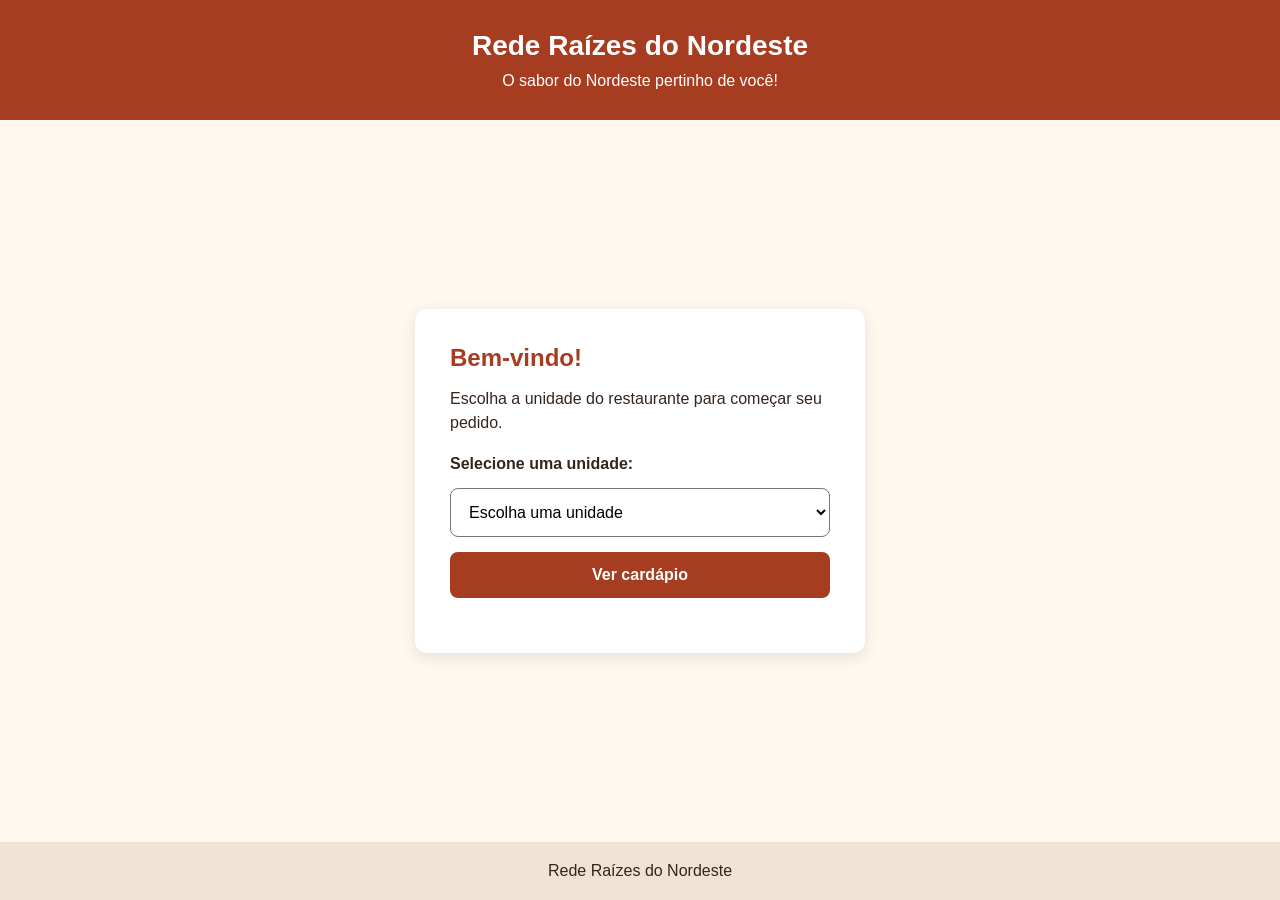
<file: index.html>
<!DOCTYPE html>
<html lang="pt-BR">
<head>
  <meta charset="UTF-8">
  <meta name="viewport" content="width=device-width, initial-scale=1.0">

  <title>Rede Raízes do Nordeste</title>

  <link rel="stylesheet" href="css/style.css">
  <script src="js/script.js" defer></script>
</head>


<body>
  <a href="#conteudo-principal" class="pular-conteudo">
    Pular para o conteúdo principal
  </a>

  <header class="cabecalho">

    <h1>Rede Raízes do Nordeste</h1>
    <p>O sabor do Nordeste pertinho de você!</p>
  </header>

  
<main id="conteudo-principal" class="conteudo" tabindex="-1">

    <section class="selecao-unidade">
      <h2>Bem-vindo!</h2>

      <p>
        Escolha a unidade do restaurante
        para começar seu pedido.
      </p>

      <form id="form-unidade">
        <label for="unidade">
          Selecione uma unidade:
        </label>

        <select id="unidade" name="unidade" required>
          <option value="">Escolha uma unidade</option>
          <option value="centro">Unidade Centro</option>
          <option value="shopping">Unidade Shopping</option>
          <option value="bairro">Unidade Bairro</option>
        </select>

        <button type="submit">
          Ver cardápio
        </button>
      </form>

      <p id="mensagem" role="status" aria-live="polite"></p>
    </section>
  </main>

  <footer class="rodape">
    <p>Rede Raízes do Nordeste</p>
  </footer>
</body>
</html>
</file>
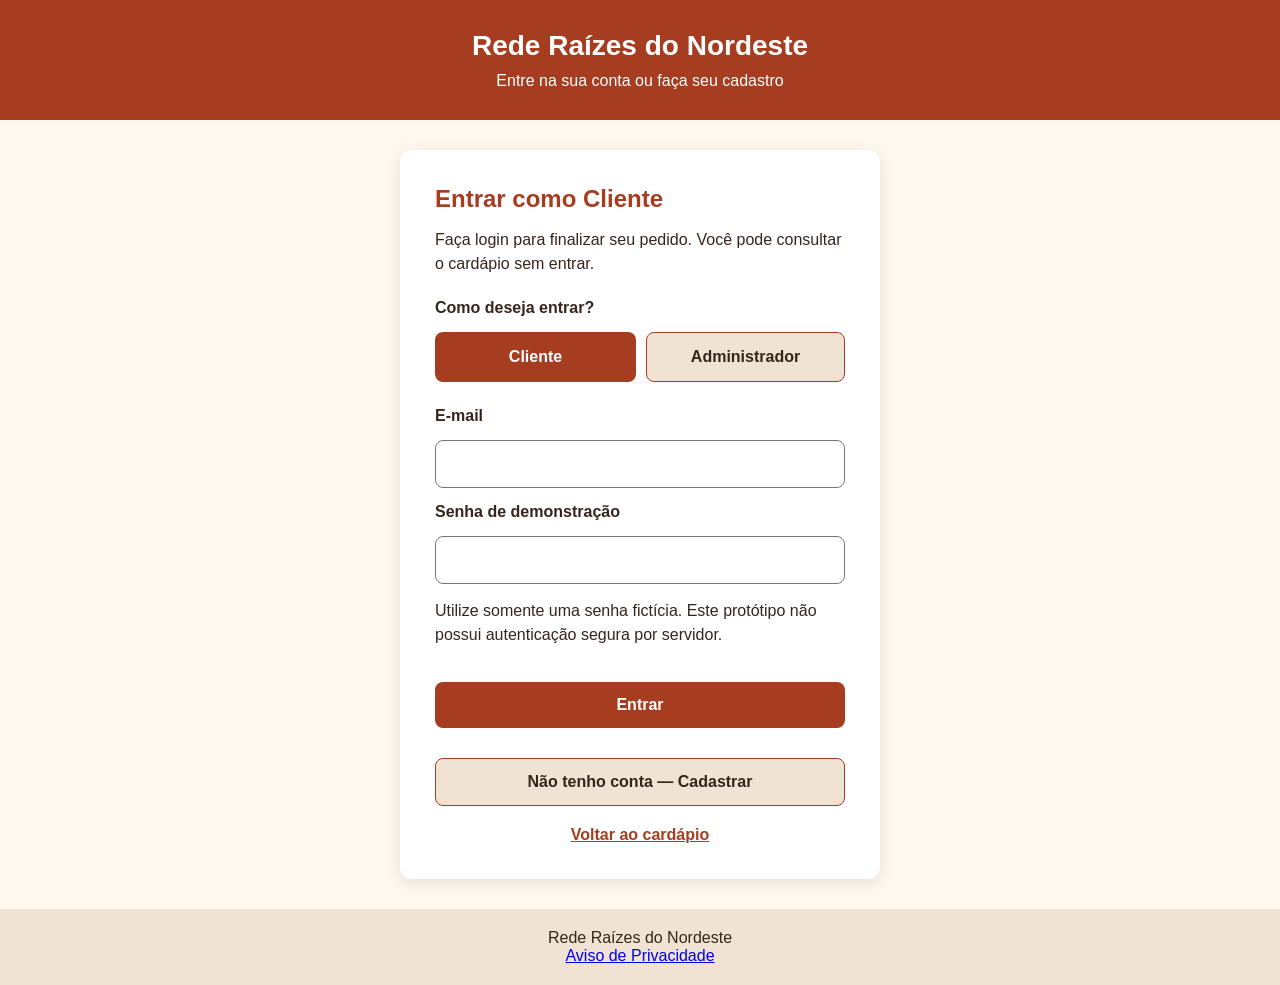
<file: admin.html>
<!DOCTYPE html>
<html lang="pt-BR">
<head>
  <meta charset="UTF-8">
  <meta name="viewport" content="width=device-width, initial-scale=1.0">

  <title>Administração - Rede Raízes do Nordeste</title>

  <link rel="stylesheet" href="css/style.css">

  <script src="js/produtos.js" defer></script>
  
<script src="js/permissoes.js" defer></script>
<script src="js/admin.js" defer></script>

</head>


<body>
  <a href="#conteudo-principal" class="pular-conteudo">
    Pular para o conteúdo principal
  </a>

  <header class="cabecalho">

    <h1>Rede Raízes do Nordeste</h1>
    <p>Painel Administrativo — Demonstração</p>
  </header>

  
<main
  id="conteudo-principal"
  class="conteudo-cardapio"
  tabindex="-1"
>

    <section class="topo-cardapio">
      <div>
        <h2>Gerenciamento do Restaurante</h2>
        <p>Área administrativa simulada</p>
      </div>

      
<div class="acoes-admin">
  <a href="cardapio.html" class="botao-voltar">
    Voltar ao cardápio
  </a>

  <button type="button" id="sair-admin"
    class="botao-secundario">
    Sair da administração
  </button>
</div>

    </section>

    <nav class="menu-admin" aria-label="Áreas administrativas">
      <a href="#produtos-admin">Produtos</a>
      <a href="#pedidos-admin">Pedidos</a>
      <a href="#promocoes-admin">Promoções</a>
      <a href="#relatorios-admin">Relatórios</a>
    </nav>

    
<p
  id="mensagem-admin"
  role="status"
  aria-live="polite"
  aria-atomic="true"
></p>


    <section id="produtos-admin" class="resumo-carrinho">
      <h2>Gerenciar Produtos</h2>

      <form id="form-produto">
        <input type="hidden" id="produto-id">

        <label for="produto-nome">Nome do produto</label>
        <input id="produto-nome" required maxlength="100">

        <label for="produto-descricao">Descrição</label>
        <textarea id="produto-descricao" required></textarea>

        <label for="produto-categoria">Categoria</label>
        <input id="produto-categoria" required>

        <h3>Preços por unidade</h3>

        <label for="preco-centro">Centro (R$)</label>
        <input id="preco-centro" type="number" min="0.01"
          step="0.01" required>

        <label for="preco-shopping">Shopping (R$)</label>
        <input id="preco-shopping" type="number" min="0.01"
          step="0.01" required>

        <label for="preco-bairro">Bairro (R$)</label>
        <input id="preco-bairro" type="number" min="0.01"
          step="0.01" required>


        <fieldset class="grupo-disponibilidade">
          <legend>Disponibilidade</legend>

          <label class="admin-checkbox">
            <input type="checkbox" id="disponivel-centro" checked>
            Disponível no Centro
          </label>

          <label class="admin-checkbox">
            <input type="checkbox" id="disponivel-shopping" checked>
            Disponível no Shopping
          </label>

          <label class="admin-checkbox">
            <input type="checkbox" id="disponivel-bairro" checked>
            Disponível no Bairro
          </label>
        </fieldset>


        <button type="submit">Salvar produto</button>
        <button type="button" id="limpar-produto"
          class="botao-secundario">
          Limpar formulário
        </button>
      </form>

      <h3>Produtos cadastrados</h3>
      <div id="lista-produtos-admin"></div>
    </section>

    <section id="pedidos-admin" class="resumo-carrinho">
      <h2>Gerenciar Pedidos</h2>
      <div id="lista-pedidos-admin"></div>
    </section>

    <section id="promocoes-admin" class="resumo-carrinho">
      <h2>Gerenciar Promoções</h2>

      <form id="form-promocao">
        <label for="promocao-nome">Nome da promoção</label>
        <input id="promocao-nome" required>

        <label for="promocao-descricao">Descrição</label>
        <textarea id="promocao-descricao" required></textarea>

        <label for="promocao-unidade">Unidade</label>
        <select id="promocao-unidade" required>
          <option value="centro">Centro</option>
          <option value="shopping">Shopping</option>
          <option value="bairro">Bairro</option>
        </select>

        <button type="submit">Cadastrar promoção</button>
      </form>

      <div id="lista-promocoes-admin"></div>
    </section>

    <section id="relatorios-admin" class="resumo-carrinho">
      <h2>Relatórios de Vendas</h2>

      <div id="indicadores-admin" class="indicadores-admin"></div>

      <h3>Produtos mais vendidos</h3>
      <div id="ranking-produtos"></div>

      <h3>Vendas por unidade</h3>
      <div id="vendas-unidade"></div>
    </section>
  </main>

  <footer class="rodape">
    <p>Rede Raízes do Nordeste</p>
  </footer>
</body>
</html>
</file>
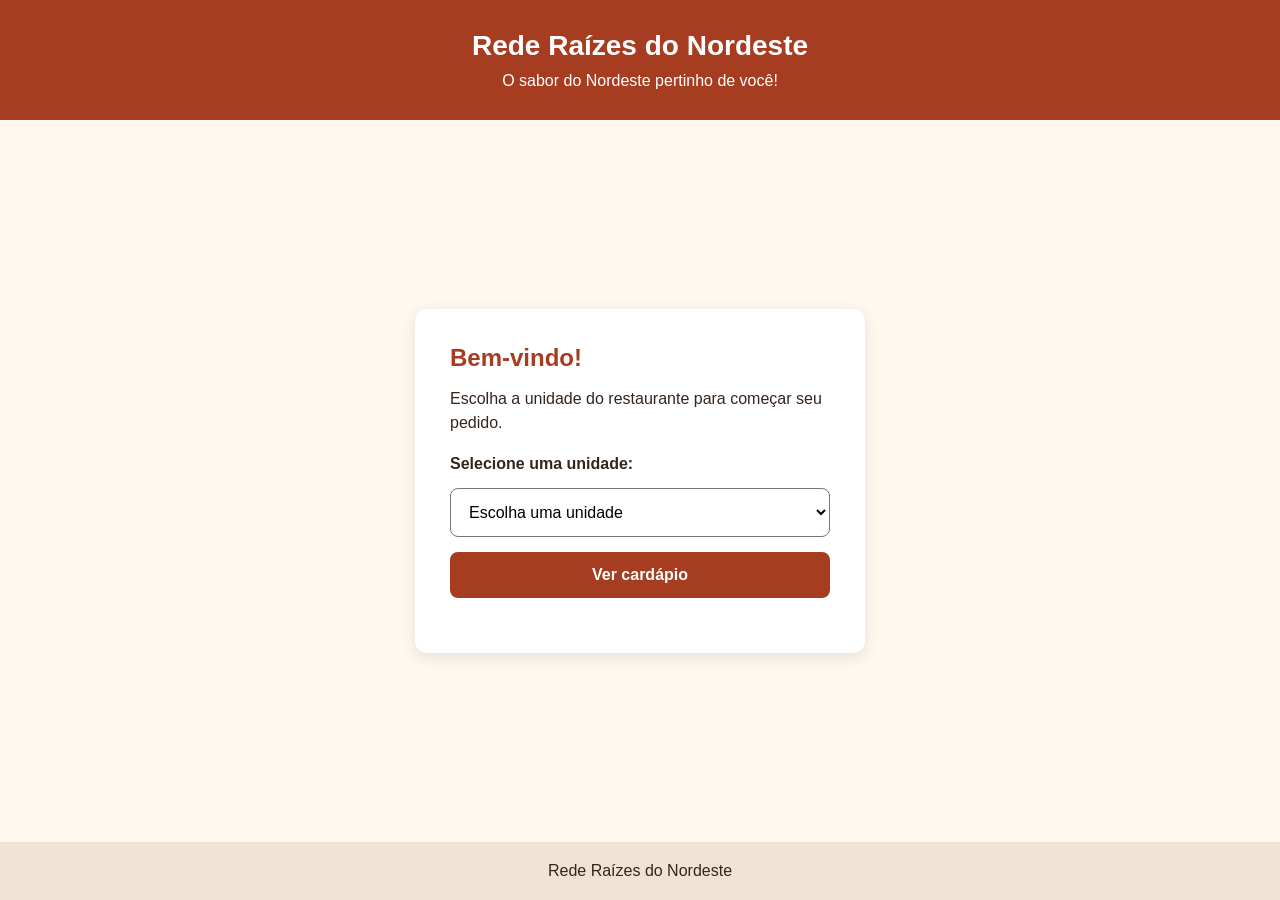
<file: cardapio.html>
<!DOCTYPE html>
<html lang="pt-BR">
<head>
  <meta charset="UTF-8">
  <meta name="viewport" content="width=device-width, initial-scale=1.0">

  <title>Cardápio - Rede Raízes do Nordeste</title>

  <link rel="stylesheet" href="css/style.css">
  
<script src="js/produtos.js" defer></script>
<script src="js/cardapio.js" defer></script>

</head>


<body>
  <a href="#conteudo-principal" class="pular-conteudo">
    Pular para o conteúdo principal
  </a>

  <header class="cabecalho">

    <h1>Rede Raízes do Nordeste</h1>
    <p>O sabor do Nordeste pertinho de você!</p>
  </header>

  
<main
  id="conteudo-principal"
  class="conteudo-cardapio"
  tabindex="-1"
>

    <section class="topo-cardapio">
      <div>
        <h2>Nosso Cardápio</h2>
        <p id="unidade-atual"></p>
      </div>


      <nav class="navegacao-cardapio" aria-label="Navegação do cliente">
        <a href="index.html" class="botao-voltar">
          Trocar unidade
        </a>



<a href="carrinho.html" class="botao-voltar">
  Ver carrinho
</a>


<a href="pedidos.html" class="botao-voltar">
  Meus pedidos
</a>


<a href="fidelidade.html" class="botao-voltar">
  Meus pontos
</a>

<a href="meus-dados.html" class="botao-voltar">
  Meus dados
</a>





<a href="login.html" class="botao-voltar" id="link-login">
  Entrar / Cadastrar
</a>

<button
  type="button"
  id="botao-sair"
  class="botao-secundario"
  hidden
>

  Sair da conta
</button>
      </nav>



    </section>

    <!-- Promoções ativas da unidade selecionada -->
    <section
      id="secao-promocoes"
      class="secao-promocoes"
      aria-label="Promoções da unidade"
      hidden
    >
      <h2>Promoções da unidade</h2>

      <div
        id="lista-promocoes"
        class="lista-promocoes"
      ></div>
    </section>



    <section aria-labelledby="titulo-produtos">
      <h2 id="titulo-produtos">Produtos do cardápio</h2>

      <p
        id="mensagem-cardapio"
        role="status"
        aria-live="polite"
        aria-atomic="true"
      ></p>


      <div id="lista-produtos" class="grade-produtos">


        <!-- Os produtos serão adicionados pelo JavaScript -->
      </div>
    </section>
  </main>


  <footer class="rodape">
    <p>Rede Raízes do Nordeste</p>

    <p>
      <a href="privacidade.html">
        Aviso de Privacidade
      </a>
    </p>
  </footer>

</body>
</html>
</file>
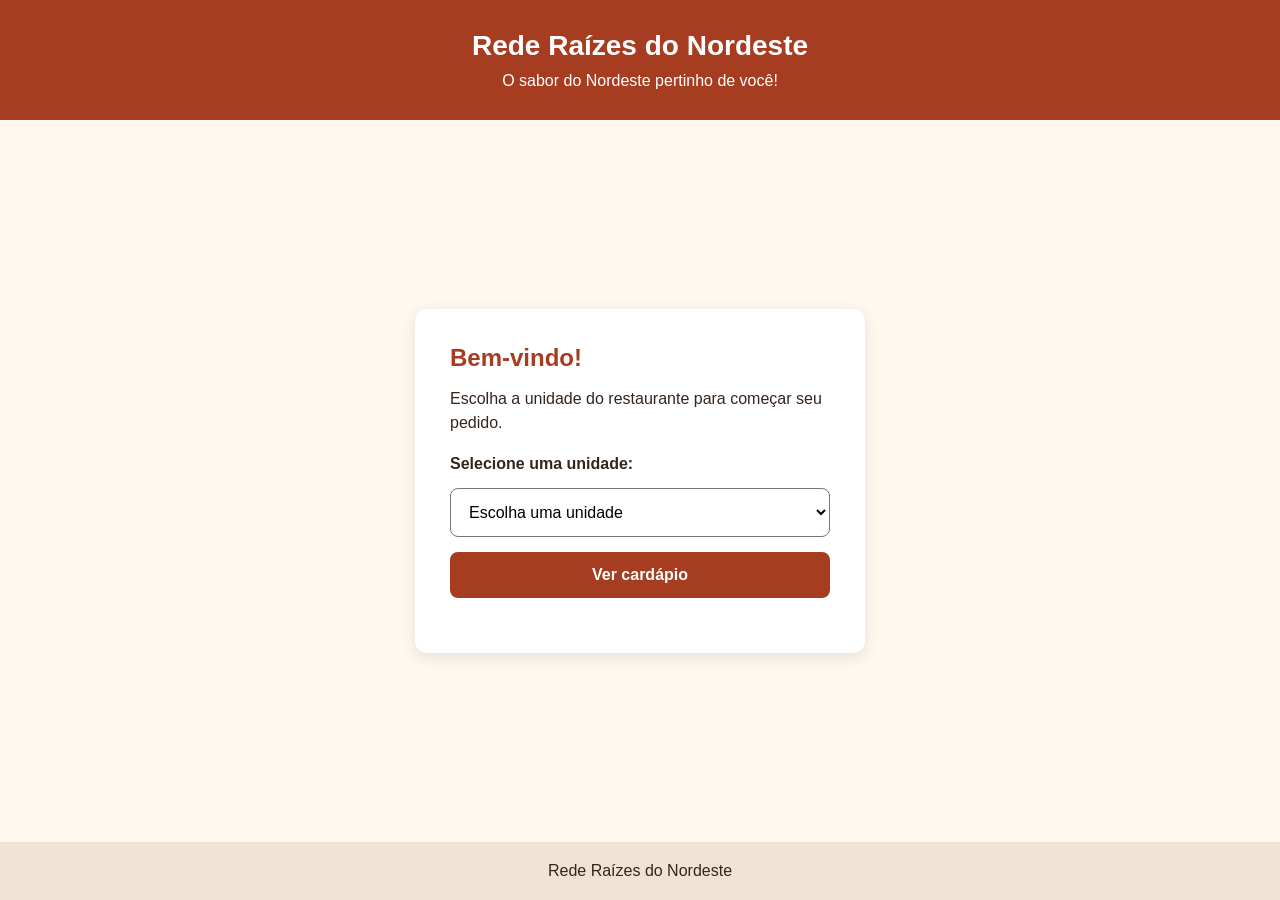
<file: carrinho.html>
<!DOCTYPE html>
<html lang="pt-BR">
<head>
  <meta charset="UTF-8">
  <meta name="viewport" content="width=device-width, initial-scale=1.0">
  <title>Meu Carrinho - Rede Raízes do Nordeste</title>

  <link rel="stylesheet" href="css/style.css">
  

<script src="js/produtos.js" defer></script>
<script src="js/permissoes.js" defer></script>

<script src="js/carrinho.js" defer></script>

</head>


<body>
  <a href="#conteudo-principal" class="pular-conteudo">
    Pular para o conteúdo principal
  </a>

  <header class="cabecalho">

    <h1>Rede Raízes do Nordeste</h1>
    <p>Meu Carrinho</p>
  </header>

  
<main
  id="conteudo-principal"
  class="conteudo-cardapio"
  tabindex="-1"
>

    <section class="topo-cardapio">
      <div>
        <h2>Seu pedido</h2>
        <p id="unidade-carrinho"></p>
      </div>

      <a href="cardapio.html" class="botao-voltar">
        Continuar comprando
      </a>
    </section>

    
<section
  id="itens-carrinho"
  aria-labelledby="titulo-itens-carrinho"
>
 

<h2 id="titulo-itens-carrinho" tabindex="-1">
  Itens do carrinho
</h2>


<div id="lista-itens-carrinho"></div>

</section>


    <section class="resumo-carrinho">
      <h2>Resumo do pedido</h2>
      <p>Total: <strong id="total-carrinho">R$ 0,00</strong></p>

      <button id="finalizar-pedido" type="button">
        Finalizar Pedido
      </button>
      
<p
  id="aviso-carrinho"
  role="status"
  aria-live="polite"
  aria-atomic="true"
></p>

    </section>
  </main>

  <footer class="rodape">
    <p>Rede Raízes do Nordeste</p>
  </footer>
</body>
</html>
</file>
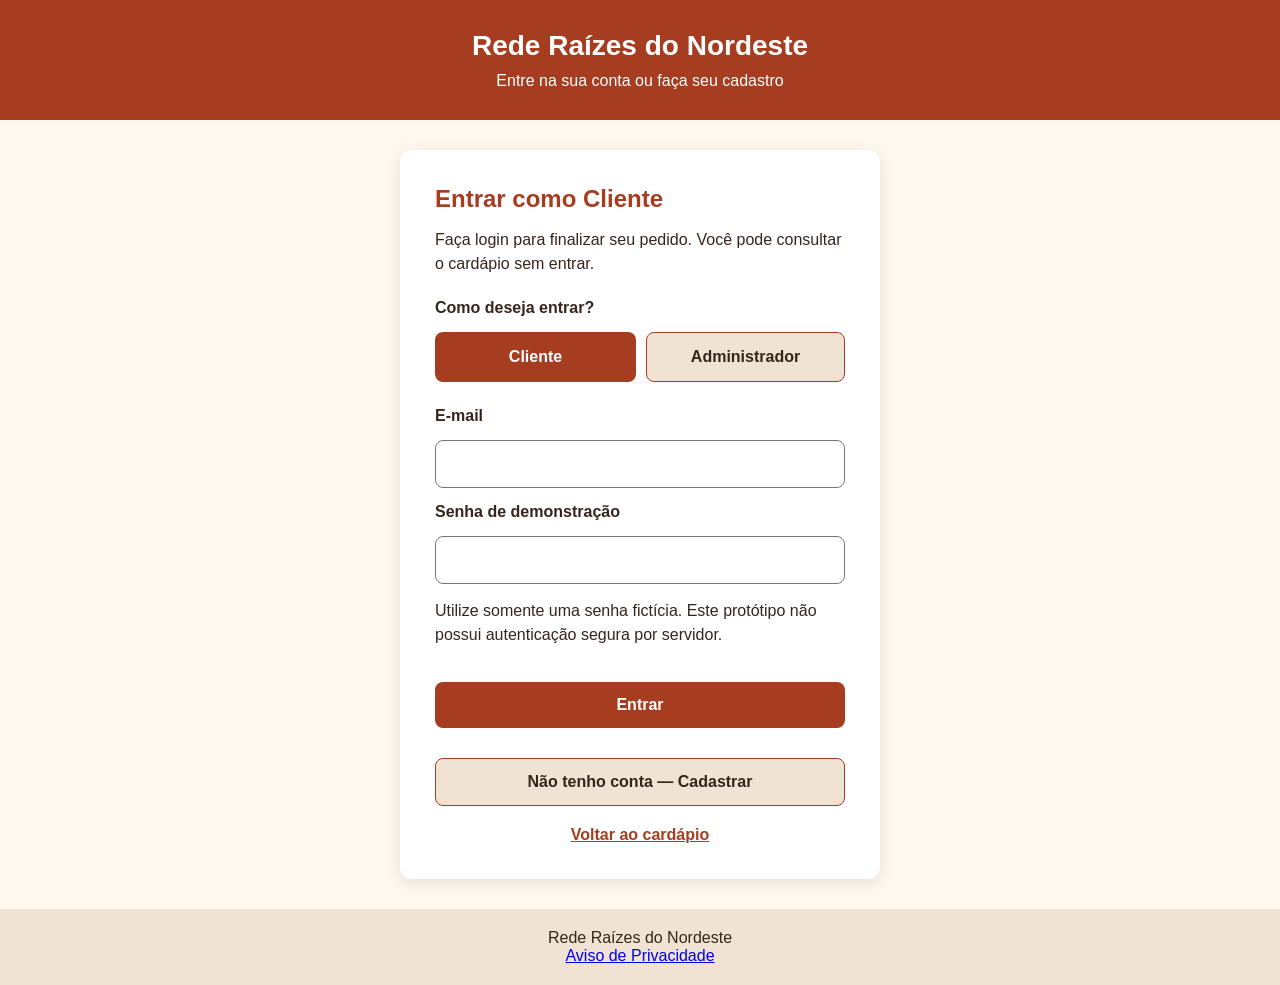
<file: fidelidade.html>
<!DOCTYPE html>
<html lang="pt-BR">
<head>
  <meta charset="UTF-8">
  <meta name="viewport" content="width=device-width, initial-scale=1.0">

  <title>Fidelidade - Rede Raízes do Nordeste</title>

  <link rel="stylesheet" href="css/style.css">

  
<script src="js/permissoes.js" defer></script>
<script src="js/pontos.js" defer></script>

  <script src="js/fidelidade.js" defer></script>
</head>


<body>
  <a href="#conteudo-principal" class="pular-conteudo">
    Pular para o conteúdo principal
  </a>

  <header class="cabecalho">

    <h1>Rede Raízes do Nordeste</h1>
    <p>Programa de Fidelidade</p>
  </header>

  
<main
  id="conteudo-principal"
  class="conteudo-cardapio"
  tabindex="-1"
>

    <section class="topo-cardapio">
      <div>
        <h2>Meus Pontos</h2>
        <p id="cliente-fidelidade"></p>
      </div>

      <a href="cardapio.html" class="botao-voltar">
        Voltar ao cardápio
      </a>
    </section>


    <section
      class="resumo-carrinho"
      aria-labelledby="titulo-saldo"
    >
      <h2 id="titulo-saldo">Seu saldo disponível</h2>



      <p class="saldo-pontos">
        <strong id="saldo-pontos">0</strong> pontos
      </p>

      <p
        id="mensagem-recompensa"
        role="status"
        aria-live="polite"
        aria-atomic="true"
      ></p>

    </section>


    <section
      class="resumo-carrinho"
      aria-labelledby="titulo-regras"
    >
      <h2 id="titulo-regras">Como funciona?</h2>


      <p>Ganhe 1 ponto a cada R$ 1,00 elegível gasto.</p>
      <p>Os pontos são creditados após o pagamento aprovado.</p>
      <p>
        Ao acumular 100 pontos, você poderá obter
        R$ 10,00 de desconto em uma compra futura.
      </p>
      <p>
        Para utilizar a recompensa, selecione o desconto
        na etapa de pagamento.
      </p>

      <a href="cardapio.html" class="botao-voltar">
        Fazer novo pedido
      </a>
    </section>


    <section
      class="resumo-carrinho"
      aria-labelledby="titulo-historico-pontos"
    >
      <h2 id="titulo-historico-pontos">
        Histórico de pontos
      </h2>


      <div id="historico-pontos"></div>
    </section>
  </main>

  <footer class="rodape">
    <p>Rede Raízes do Nordeste</p>
  </footer>
</body>
</html>
</file>
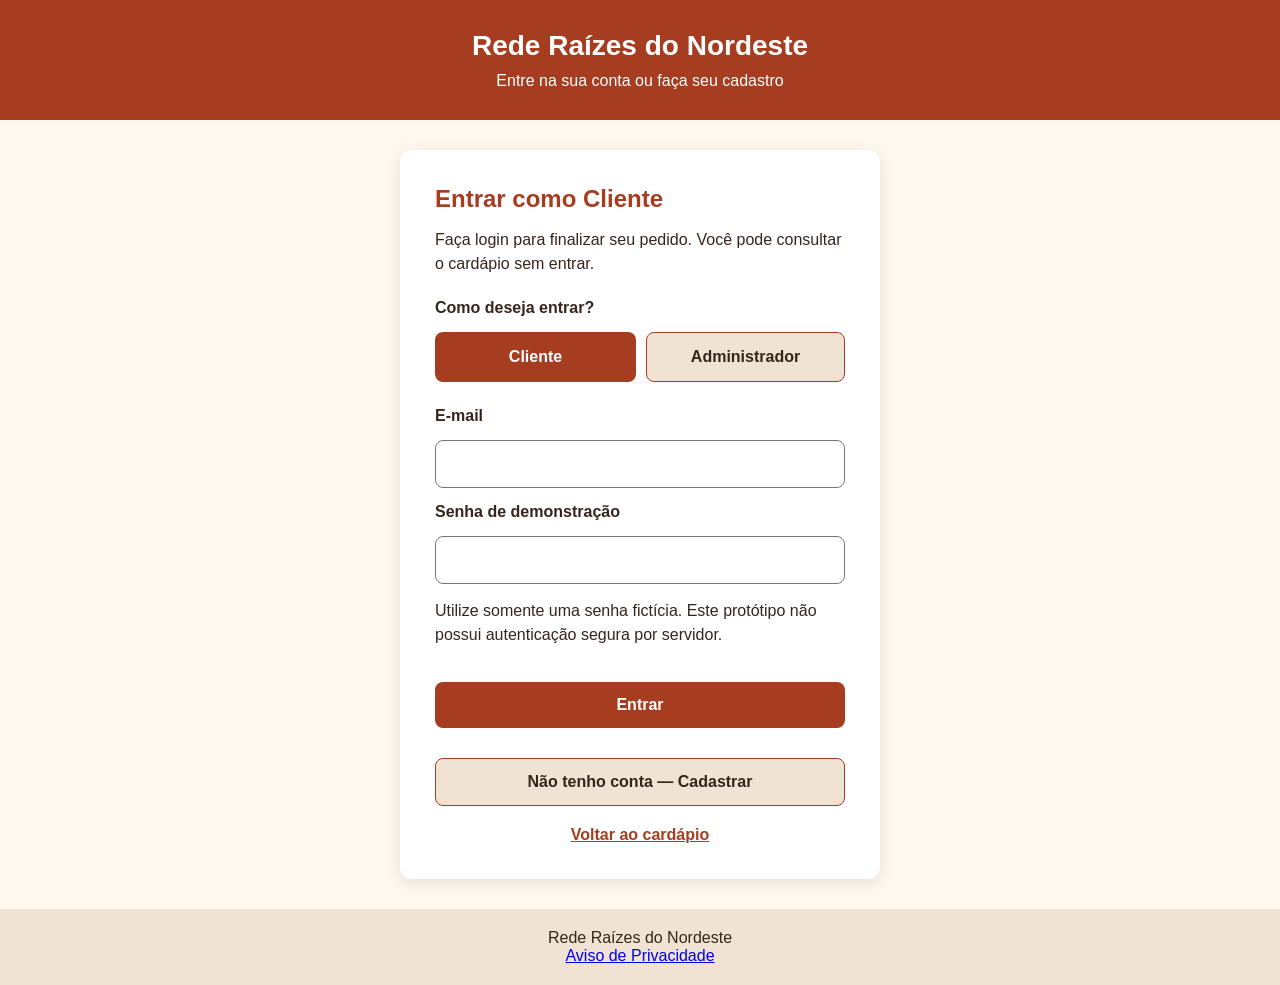
<file: finalizar.html>
<!DOCTYPE html>
<html lang="pt-BR">
<head>
  <meta charset="UTF-8">
  <meta name="viewport" content="width=device-width, initial-scale=1.0">

  <title>Finalizar Pedido - Rede Raízes do Nordeste</title>

  <link rel="stylesheet" href="css/style.css">
 


<script src="js/produtos.js" defer></script>
<script src="js/permissoes.js" defer></script>

<script src="js/pontos.js" defer></script>

<script src="js/finalizar.js" defer></script>

</head>


<body>
  <a href="#conteudo-principal" class="pular-conteudo">
    Pular para o conteúdo principal
  </a>

  <header class="cabecalho">

    <h1>Rede Raízes do Nordeste</h1>
    <p>Finalização do Pedido</p>
  </header>

  
<main
  id="conteudo-principal"
  class="conteudo-cardapio"
  tabindex="-1"
>

    <section class="topo-cardapio">
      <div>
        <h2>Confira seu pedido</h2>
        <p id="cliente-pedido"></p>
        <p id="unidade-pedido"></p>
      </div>

      <a href="carrinho.html" class="botao-voltar">
        Voltar ao carrinho
      </a>
    </section>

    <section class="resumo-carrinho">
      <h2>Resumo da compra</h2>

      
<div
  id="resumo-produtos"
  aria-label="Produtos incluídos no pedido"
></div>


      <p class="total-final">
        Total:
        <strong id="valor-final">R$ 0,00</strong>

<span id="detalhes-desconto"></span>

      </p>
    </section>

    <section class="resumo-carrinho" id="area-pagamento">
      <h2>Pagamento</h2>

      <p>
        Esta é uma simulação acadêmica.
        Nenhuma cobrança real será realizada.
      </p>

      
<div class="opcao-recompensa">
  <p id="saldo-checkout"></p>

  <label for="usar-recompensa">
    
<input
  type="checkbox"
  id="usar-recompensa"
  aria-describedby="saldo-checkout aviso-recompensa"
>

    Usar 100 pontos para obter R$ 10,00 de desconto
  </label>

  
<p
  id="aviso-recompensa"
  role="status"
  aria-live="polite"
  aria-atomic="true"
></p>

</div>


<form
  id="form-pagamento"
  aria-describedby="mensagem-pagamento"
>


        <label for="forma-pagamento">
          Escolha a forma de pagamento:
        </label>

        <select id="forma-pagamento" required>
          <option value="">Selecione</option>
          <option value="pix">Pix</option>
          <option value="credito">Cartão de crédito</option>
          <option value="debito">Cartão de débito</option>
        </select>

        <label for="resultado-simulacao">
          Resultado da simulação:
        </label>

        <select id="resultado-simulacao" required>
          <option value="">Selecione</option>
          <option value="aprovado">Pagamento aprovado</option>
          <option value="recusado">Pagamento recusado</option>
        </select>

        <button type="submit" id="botao-pagar">
          Simular pagamento
        </button>
      </form>

      
<p
  id="mensagem-pagamento"
  role="status"
  aria-live="polite"
  aria-atomic="true"
></p>

    </section>

    

<section
  class="resumo-carrinho"
  id="confirmacao-pedido"
  tabindex="-1"
  aria-labelledby="titulo-confirmacao"
  hidden
>

  
<h2 id="titulo-confirmacao">Pedido confirmado!</h2>


  <p id="numero-pedido"></p>
  <p id="status-pedido"></p>

  <p>
    Seu pedido será preparado para retirada no balcão.
  </p>

  <a href="cardapio.html" class="botao-voltar">
    Voltar ao cardápio
  </a>

  <a href="pedidos.html" class="botao-voltar">
    Acompanhar meu pedido
  </a>
</section>

  </main>

  <footer class="rodape">
    <p>Rede Raízes do Nordeste</p>
  </footer>
</body>
</html>
</file>
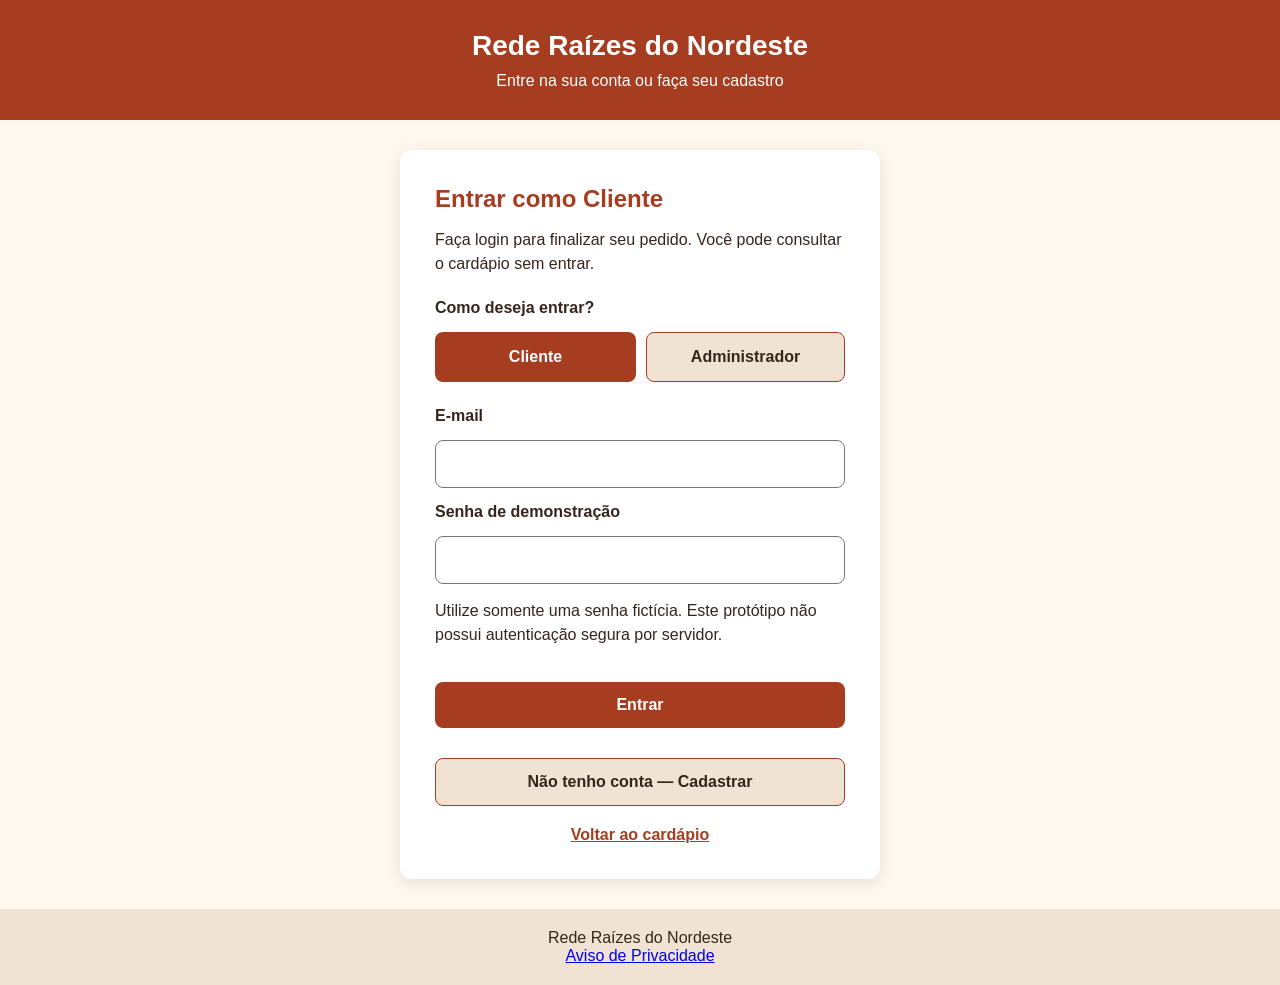
<file: login.html>
<!DOCTYPE html>
<html lang="pt-BR">
<head>
  <meta charset="UTF-8">
  <meta name="viewport" content="width=device-width, initial-scale=1.0">

  <title>Entrar - Rede Raízes do Nordeste</title>

  <link rel="stylesheet" href="css/style.css">
  <script src="js/auth.js" defer></script>
</head>


<body>
  <a href="#conteudo-principal" class="pular-conteudo">
    Pular para o conteúdo principal
  </a>

  <header class="cabecalho">

    <h1>Rede Raízes do Nordeste</h1>
    <p>Entre na sua conta ou faça seu cadastro</p>
  </header>

 
<main id="conteudo-principal" class="conteudo" tabindex="-1">

    <section class="selecao-unidade area-login">
      <h2 id="titulo-auth">Entrar na conta</h2>

      <p>
        Faça login para finalizar seu pedido.
        Você pode consultar o cardápio sem entrar.
      </p>

      
<div class="selecao-perfil">
  <p>Como deseja entrar?</p>

  <div class="opcoes-perfil">
    
<button
  type="button"
  id="perfil-cliente"
  class="perfil-ativo"
  aria-pressed="true"
>
  Cliente
</button>

<button
  type="button"
  id="perfil-admin"
  class="botao-secundario"
  aria-pressed="false"
>
  Administrador
</button>

  </div>
</div>


<form id="form-auth" aria-describedby="mensagem-auth">


        <div id="campo-nome" hidden>
          <label for="nome">Nome completo</label>
          <input
            type="text"
            id="nome"
            autocomplete="name"
          >
        </div>

        <label for="email">E-mail</label>
        <input
          type="email"
          id="email"
          autocomplete="email"
          required
        >

       
<label for="senha">Senha de demonstração</label>
<input
  type="password"
  id="senha"
  minlength="6"
  autocomplete="current-password"
  aria-describedby="ajuda-senha"
  required
>

<p id="ajuda-senha">
  Utilize somente uma senha fictícia.
  Este protótipo não possui autenticação
  segura por servidor.
</p>



        <div id="campo-privacidade" class="campo-privacidade" hidden>
          <label for="confirmar-privacidade">
            <input
              type="checkbox"
              id="confirmar-privacidade"
            >

            <span>
              Li o
              <a href="privacidade.html" target="_blank"
                 rel="noopener noreferrer">
                Aviso de Privacidade
              </a>
              e estou ciente de como meus dados
              serão utilizados neste protótipo.
            </span>
          </label>
        </div>

        <button type="submit" id="botao-auth">
          Entrar
        </button>

      </form>

      
<p
  id="mensagem-auth"
  role="status"
  aria-live="polite"
  aria-atomic="true"
></p>


      
<button
  type="button"
  id="alternar-auth"
  class="botao-secundario"
>
  Não tenho conta — Cadastrar
</button>

<p id="dica-admin" hidden>
  Conta administrativa de demonstração:
  <strong>admin@demo.local</strong>
  — senha: <strong>admin123</strong>
</p>


      <a href="cardapio.html" class="link-retorno">
        Voltar ao cardápio
      </a>
    </section>
  </main>


  <footer class="rodape">
    <p>Rede Raízes do Nordeste</p>

    <p>
      <a href="privacidade.html">
        Aviso de Privacidade
      </a>
    </p>
  </footer>

</body>
</html>
</file>
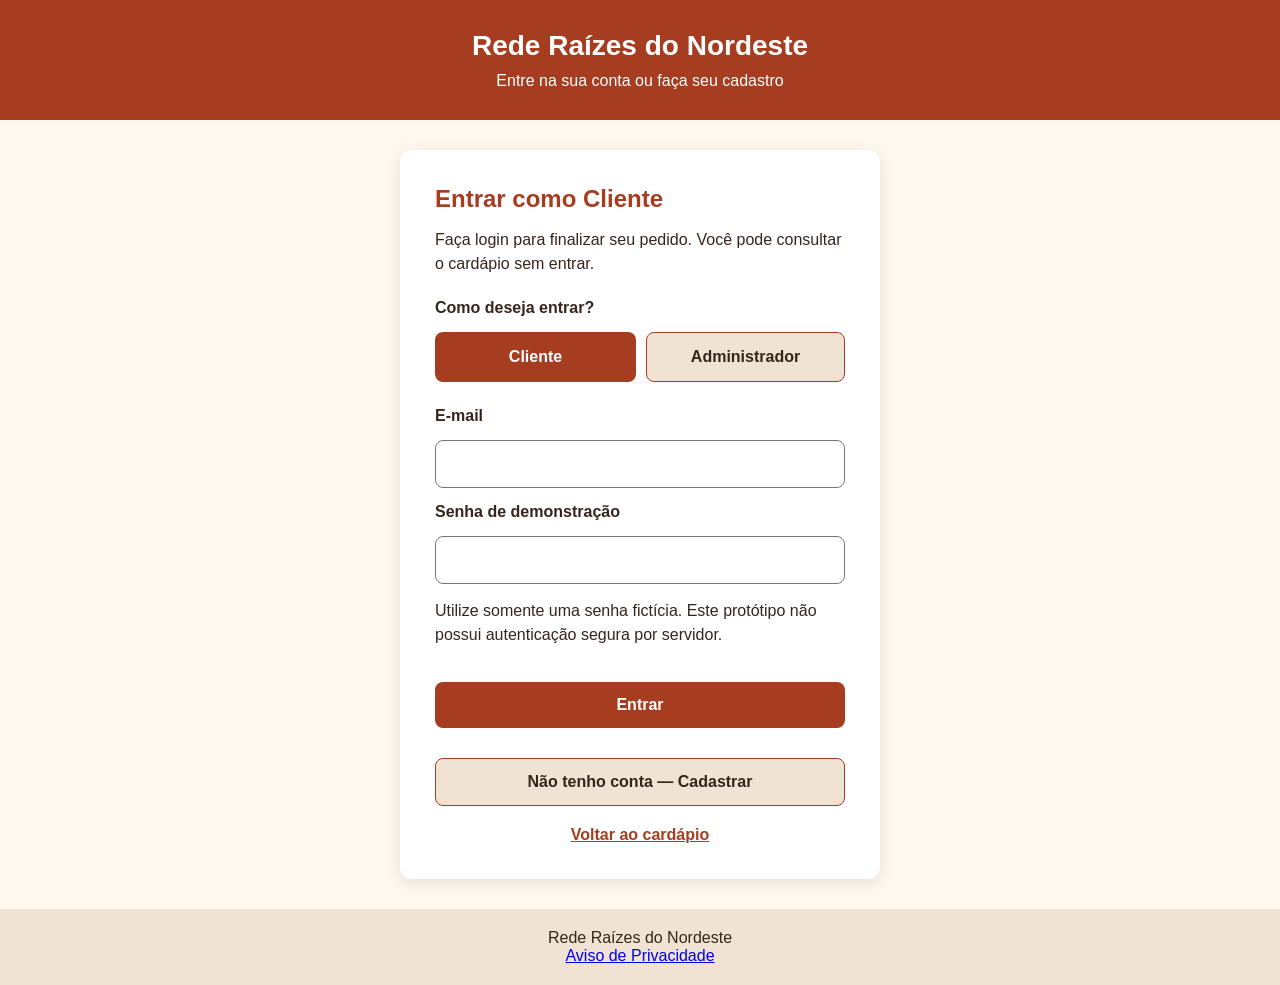
<file: meus-dados.html>
<!DOCTYPE html>
<html lang="pt-BR">
<head>
  <meta charset="UTF-8">
  <meta name="viewport"
        content="width=device-width, initial-scale=1.0">

  <title>Meus Dados - Rede Raízes do Nordeste</title>

  <link rel="stylesheet" href="css/style.css">


  <script src="js/permissoes.js" defer></script>
  <script src="js/meus-dados.js" defer></script>

</head>


<body>
  <a href="#conteudo-principal" class="pular-conteudo">
    Pular para o conteúdo principal
  </a>

  <header class="cabecalho">

    <h1>Rede Raízes do Nordeste</h1>
    <p>Gerenciamento de dados pessoais</p>
  </header>

  
<main
  id="conteudo-principal"
  class="conteudo-cardapio"
  tabindex="-1"
>

    <section class="pagina-privacidade">
      <h2>Minha conta e meus dados</h2>

      <p>
        Consulte os dados armazenados neste
        navegador para fins de demonstração.
      </p>

      <h3>Dados cadastrais</h3>

      <p>
        <strong>Nome:</strong>
        <span id="dados-nome"></span>
      </p>

      <p>
        <strong>E-mail:</strong>
        <span id="dados-email"></span>
      </p>

      <h3>Resumo da conta</h3>

      <p id="dados-pedidos"></p>
      <p id="dados-pontos"></p>

      <h3>Exportação</h3>

      <p>
        Baixe uma cópia dos dados demonstrativos
        associados à sua conta.
      </p>

      <button type="button" id="exportar-dados">
        Exportar meus dados
      </button>

      <h3>Exclusão dos dados locais</h3>

      <p>
        A exclusão removerá o cadastro local,
        quando existir, e os pedidos associados
        à conta. O saldo de pontos será afetado.
      </p>

      <p>
        Não será possível excluir os dados
        enquanto houver pedidos em andamento.
      </p>

      <button
        type="button"
        id="excluir-dados"
        class="botao-cancelar"
      >
        Excluir meus dados locais
      </button>


      <p
        id="mensagem-dados"
        role="status"
        aria-live="polite"
        aria-atomic="true"
      ></p>


      <a href="privacidade.html" class="link-retorno">
        Consultar Aviso de Privacidade
      </a>

      <a href="cardapio.html" class="link-retorno">
        Voltar ao cardápio
      </a>
    </section>
  </main>

  <footer class="rodape">
    <p>Rede Raízes do Nordeste — Projeto acadêmico</p>
  </footer>
</body>
</html>
</file>
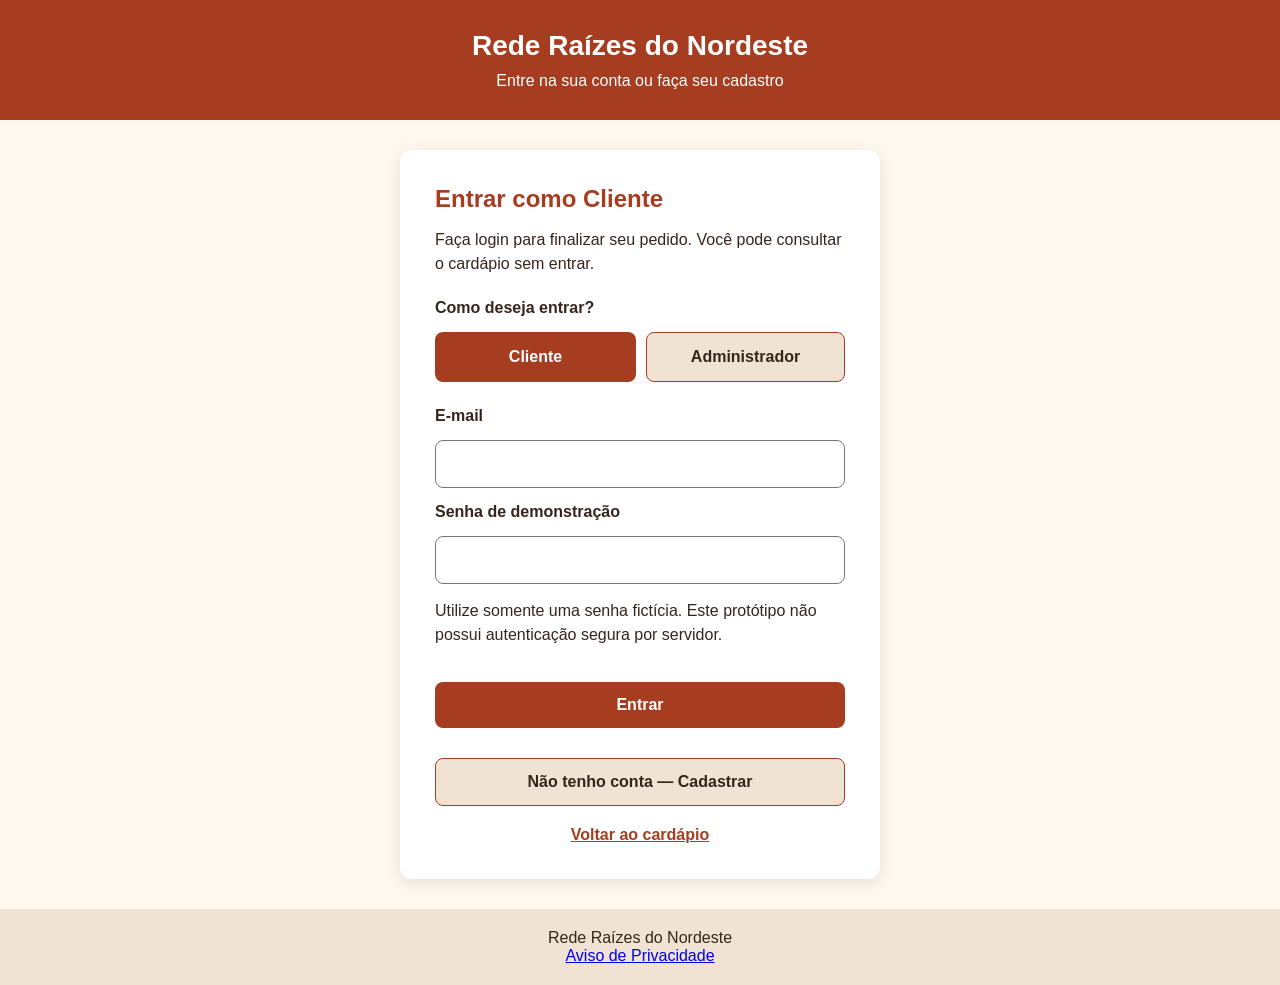
<file: pedidos.html>
<!DOCTYPE html>
<html lang="pt-BR">
<head>
  <meta charset="UTF-8">
  <meta name="viewport" content="width=device-width, initial-scale=1.0">

  <title>Meus Pedidos - Rede Raízes do Nordeste</title>

  <link rel="stylesheet" href="css/style.css">
  
<script src="js/permissoes.js" defer></script>
<script src="js/pedidos.js" defer></script>

</head>


<body>
  <a href="#conteudo-principal" class="pular-conteudo">
    Pular para o conteúdo principal
  </a>

  <header class="cabecalho">

    <h1>Rede Raízes do Nordeste</h1>
    <p>Acompanhe seus pedidos</p>
  </header>

  
<main
  id="conteudo-principal"
  class="conteudo-cardapio"
  tabindex="-1"
>

    <section class="topo-cardapio">
      <div>
        <h2>Meus Pedidos</h2>
        <p id="nome-cliente"></p>
      </div>

      <a href="cardapio.html" class="botao-voltar">
        Voltar ao cardápio
      </a>
    </section>

    
<p
  id="mensagem-pedidos"
  role="status"
  aria-live="polite"
  aria-atomic="true"
></p>



    <section
      aria-labelledby="titulo-historico-pedidos"
    >
      <h2 id="titulo-historico-pedidos" tabindex="-1">
        Histórico de pedidos
      </h2>

      <div id="lista-pedidos"></div>
    </section>


  </main>

  <footer class="rodape">
    <p>Rede Raízes do Nordeste</p>
  </footer>
</body>
</html>
</file>
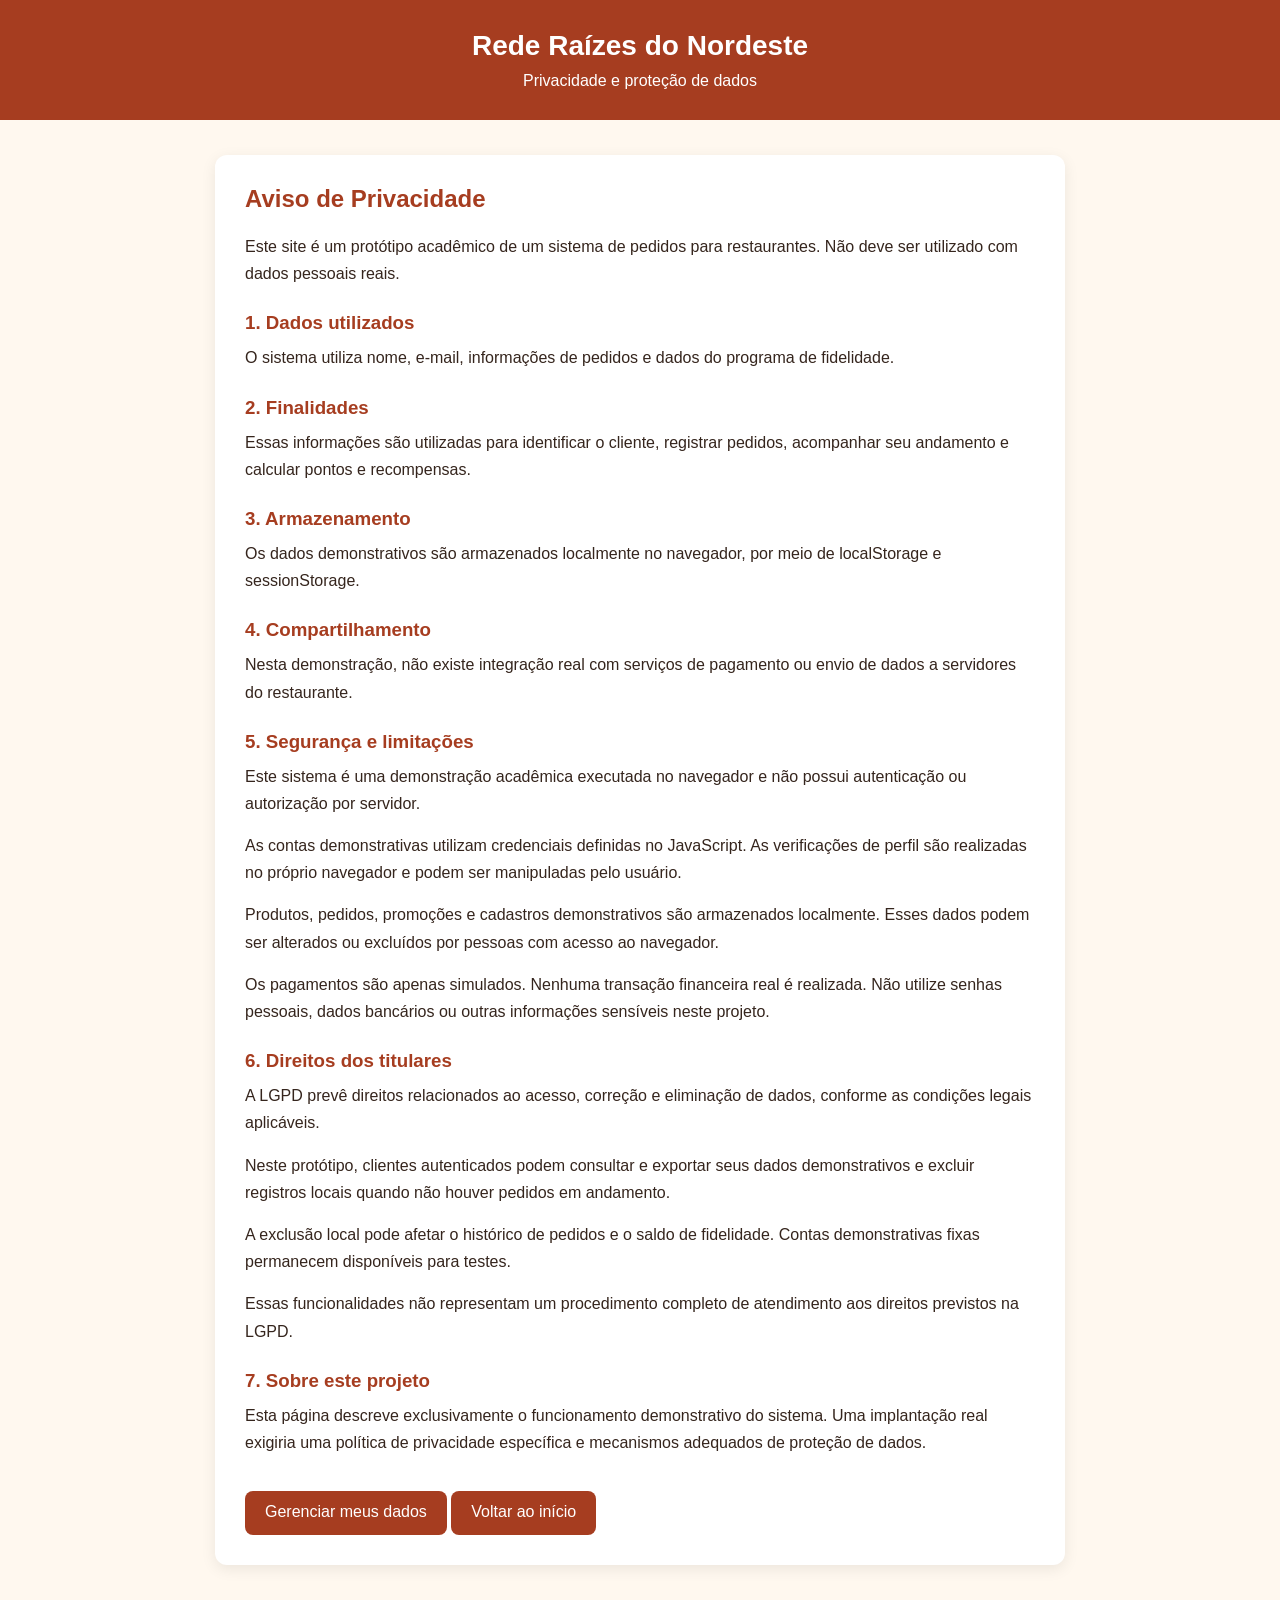
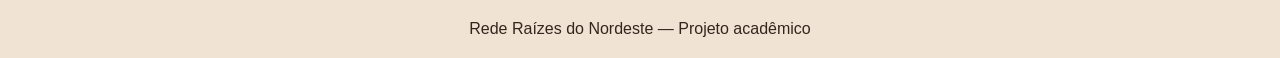
<file: privacidade.html>
<!DOCTYPE html>
<html lang="pt-BR">
<head>
  <meta charset="UTF-8">
  <meta name="viewport"
        content="width=device-width, initial-scale=1.0">

  <title>Privacidade - Rede Raízes do Nordeste</title>

  <link rel="stylesheet" href="css/style.css">
</head>


<body>
  <a href="#conteudo-principal" class="pular-conteudo">
    Pular para o conteúdo principal
  </a>

  <header class="cabecalho">

    <h1>Rede Raízes do Nordeste</h1>
    <p>Privacidade e proteção de dados</p>
  </header>

  
<main
  id="conteudo-principal"
  class="conteudo-cardapio"
  tabindex="-1"
>

    <section class="pagina-privacidade">
      <h2>Aviso de Privacidade</h2>

      <p>
        Este site é um protótipo acadêmico de um
        sistema de pedidos para restaurantes.
        Não deve ser utilizado com dados pessoais reais.
      </p>

      <h3>1. Dados utilizados</h3>
      <p>
        O sistema utiliza nome, e-mail, informações
        de pedidos e dados do programa de fidelidade.
      </p>

      <h3>2. Finalidades</h3>
      <p>
        Essas informações são utilizadas para
        identificar o cliente, registrar pedidos,
        acompanhar seu andamento e calcular pontos
        e recompensas.
      </p>

      <h3>3. Armazenamento</h3>
      <p>
        Os dados demonstrativos são armazenados
        localmente no navegador, por meio de
        localStorage e sessionStorage.
      </p>

      <h3>4. Compartilhamento</h3>
      <p>
        Nesta demonstração, não existe integração
        real com serviços de pagamento ou envio
        de dados a servidores do restaurante.
      </p>

      
<h3>5. Segurança e limitações</h3>
<p>
  Este sistema é uma demonstração acadêmica
  executada no navegador e não possui
  autenticação ou autorização por servidor.
</p>

<p>
  As contas demonstrativas utilizam credenciais
  definidas no JavaScript. As verificações de
  perfil são realizadas no próprio navegador
  e podem ser manipuladas pelo usuário.
</p>

<p>
  Produtos, pedidos, promoções e cadastros
  demonstrativos são armazenados localmente.
  Esses dados podem ser alterados ou excluídos
  por pessoas com acesso ao navegador.
</p>

<p>
  Os pagamentos são apenas simulados.
  Nenhuma transação financeira real é realizada.
  Não utilize senhas pessoais, dados bancários
  ou outras informações sensíveis neste projeto.
</p>


      
<h3>6. Direitos dos titulares</h3>
<p>
  A LGPD prevê direitos relacionados ao
  acesso, correção e eliminação de dados,
  conforme as condições legais aplicáveis.
</p>

<p>
  Neste protótipo, clientes autenticados
  podem consultar e exportar seus dados
  demonstrativos e excluir registros locais
  quando não houver pedidos em andamento.
</p>

<p>
  A exclusão local pode afetar o histórico
  de pedidos e o saldo de fidelidade.
  Contas demonstrativas fixas permanecem
  disponíveis para testes.
</p>

<p>
  Essas funcionalidades não representam
  um procedimento completo de atendimento
  aos direitos previstos na LGPD.
</p>


      <h3>7. Sobre este projeto</h3>
      <p>
        Esta página descreve exclusivamente o
        funcionamento demonstrativo do sistema.
        Uma implantação real exigiria uma política
        de privacidade específica e mecanismos
        adequados de proteção de dados.
      </p>

      
<a href="meus-dados.html" class="botao-voltar">
  Gerenciar meus dados
</a>

<a href="index.html" class="botao-voltar">
  Voltar ao início
</a>

    </section>
  </main>

  <footer class="rodape">
    <p>Rede Raízes do Nordeste — Projeto acadêmico</p>
  </footer>
</body>
</html>
</file>
<file: css/style.css>
* {
  margin: 0;
  padding: 0;
  box-sizing: border-box;
}

body {
  font-family: Arial, sans-serif;
  background-color: #fff8ef;
  color: #35251d;
  min-height: 100vh;
  display: flex;
  flex-direction: column;
}

.cabecalho {
  background-color: #a63d20;
  color: white;
  padding: 30px 20px;
  text-align: center;
}

.cabecalho h1 {
  font-size: 28px;
  margin-bottom: 10px;
}

.conteudo {
  flex: 1;
  display: flex;
  justify-content: center;
  align-items: center;
  padding: 30px 20px;
}

.selecao-unidade {
  background-color: white;
  width: 100%;
  max-width: 450px;
  padding: 35px;
  border-radius: 12px;
  box-shadow: 0 4px 15px rgba(0, 0, 0, 0.1);
}

.selecao-unidade h2 {
  color: #a63d20;
  margin-bottom: 15px;
}

.selecao-unidade p {
  line-height: 1.5;
  margin-bottom: 20px;
}

form {
  display: flex;
  flex-direction: column;
  gap: 15px;
}

label {
  font-weight: bold;
}

select,
button {
  width: 100%;
  padding: 14px;
  border-radius: 8px;
  font-size: 16px;
}

select {
  border: 1px solid #777;
  background-color: white;
}

button {
  border: none;
  background-color: #a63d20;
  color: white;
  cursor: pointer;
  font-weight: bold;
}

button:hover {
  background-color: #842d17;
}

button:focus-visible,
select:focus-visible {
  outline: 3px solid #e69b24;
  outline-offset: 3px;
}

#mensagem {
  margin-top: 15px;
  color: #24623a;
  font-weight: bold;
}

.rodape {
  text-align: center;
  padding: 20px;
  background-color: #f0e3d3;
}

@media (max-width: 600px) {
  .cabecalho h1 {
    font-size: 23px;
  }

  .selecao-unidade {
    padding: 25px 20px;
  }
}

/* ===== CARDÁPIO ===== */

.conteudo-cardapio {
  width: 100%;
  max-width: 1200px;
  margin: 0 auto;
  padding: 35px 20px;
  flex: 1;
}


.topo-cardapio {
  display: flex;
  justify-content: flex-start;
  align-items: center;
  flex-wrap: wrap;
  gap: 12px;
  margin-bottom: 30px;
}

.topo-cardapio > div:first-child {
  flex: 1 1 100%;
}

.topo-cardapio .botao-voltar {
  flex: 0 1 auto;
}

.topo-cardapio #botao-sair {
  width: auto;
  margin-top: 0;
}


.topo-cardapio h2 {
  color: #a63d20;
  margin-bottom: 10px;
}

.botao-voltar {
  background-color: #a63d20;
  color: white;
  text-decoration: none;
  padding: 12px 20px;
  border-radius: 8px;
  text-align: center;
}

.botao-voltar:hover {
  background-color: #842d17;
}

.grade-produtos {
  display: grid;
  grid-template-columns: repeat(3, minmax(0, 1fr));
  gap: 20px;
}

.card-produto {
  background-color: white;
  padding: 25px;
  border-radius: 12px;
  box-shadow: 0 4px 15px rgba(0, 0, 0, 0.08);
  display: flex;
  flex-direction: column;
  gap: 15px;
}

.card-produto h3 {
  color: #a63d20;
}

.card-produto p {
  line-height: 1.5;
  flex: 1;
}

.categoria-produto {
  font-size: 13px;
  color: #805b44;
  font-weight: bold;
}

.preco-produto {
  font-size: 22px;
  color: #24623a;
}

.card-produto button:disabled {
  background-color: #aaa;
  cursor: not-allowed;
}

@media (max-width: 900px) {
  .grade-produtos {
    grid-template-columns: repeat(2, minmax(0, 1fr));
  }
}


@media (max-width: 600px) {
  .grade-produtos {
    grid-template-columns: 1fr;
  }

  .topo-cardapio {
    flex-direction: column;
    align-items: stretch;
    gap: 10px;
  }

  .topo-cardapio .botao-voltar,
  .topo-cardapio #botao-sair {
    display: block;
    width: 100%;
    text-align: center;
  }

  .topo-cardapio #botao-sair[hidden] {
    display: none;
  }

  .conteudo-cardapio {
    padding: 24px 15px;
  }

  .card-produto {
    padding: 20px;
  }
}



/* ===== CARRINHO ===== */

.item-carrinho {
  background: white;
  border-radius: 12px;
  padding: 20px;
  margin-bottom: 15px;
  box-shadow: 0 3px 12px rgba(0, 0, 0, 0.08);
}

.item-carrinho h3 {
  color: #a63d20;
  margin-bottom: 10px;
}

.item-carrinho p {
  margin-bottom: 10px;
}

.controles-carrinho {
  display: flex;
  gap: 10px;
  flex-wrap: wrap;
}

.controles-carrinho button {
  width: auto;
  min-width: 48px;
}

.resumo-carrinho {
  background: white;
  border-radius: 12px;
  padding: 25px;
  margin-top: 25px;
}

.resumo-carrinho h2,
.resumo-carrinho p {
  margin-bottom: 15px;
}

.resumo-carrinho button:disabled {
  background: #aaa;
  cursor: not-allowed;
}

#aviso-carrinho {
  margin-top: 15px;
  color: #24623a;
}

/* ===== CADASTRO E LOGIN ===== */

.area-login {
  max-width: 480px;
}

.area-login form {
  margin-bottom: 20px;
}

.area-login input {
  width: 100%;
  padding: 14px;
  border: 1px solid #777;
  border-radius: 8px;
  font-size: 16px;
}

.area-login input:focus-visible {
  outline: 3px solid #e69b24;
  outline-offset: 2px;
}

.area-login #campo-nome {
  display: flex;
  flex-direction: column;
  gap: 12px;
}

.area-login #campo-nome[hidden] {
  display: none;
}

.botao-secundario {
  background-color: #f0e3d3;
  color: #35251d;
  border: 1px solid #a63d20;
  margin-top: 10px;
}

.botao-secundario:hover {
  background-color: #e4d1bc;
}

.botao-secundario[hidden],
.botao-voltar[hidden] {
  display: none;
}

.link-retorno {
  display: block;
  margin-top: 20px;
  text-align: center;
  color: #a63d20;
  font-weight: bold;
}

#mensagem-auth {
  color: #a63d20;
  font-weight: bold;
  margin-top: 10px;
}

/* ===== FINALIZAÇÃO E PAGAMENTO ===== */

#form-pagamento {
  display: flex;
  flex-direction: column;
  gap: 15px;
  margin-top: 20px;
}

#form-pagamento select {
  width: 100%;
  padding: 14px;
  border: 1px solid #777;
  border-radius: 8px;
  background: white;
  font-size: 16px;
}

.linha-resumo {
  display: flex;
  justify-content: space-between;
  align-items: center;
  gap: 15px;
  padding: 12px 0;
  border-bottom: 1px solid #ddd;
}

.total-final {
  font-size: 22px;
  margin-top: 25px;
}

#mensagem-pagamento {
  margin-top: 15px;
  font-weight: bold;
}

.mensagem-erro {
  color: #a32626;
}

#confirmacao-pedido h2 {
  color: #24623a;
  margin-bottom: 15px;
}

#confirmacao-pedido p {
  margin-bottom: 15px;
}

#confirmacao-pedido .botao-voltar {
  display: inline-block;
  margin-top: 10px;
}

/* Mantém as seções ocultas quando necessário */
#area-pagamento[hidden],
#confirmacao-pedido[hidden] {
  display: none;
}

@media (max-width: 600px) {
  .linha-resumo {
    align-items: flex-start;
    flex-direction: column;
    gap: 5px;
  }
}

/* ===== ACOMPANHAMENTO DE PEDIDOS ===== */

.card-pedido {
  background: white;
  padding: 25px;
  margin-bottom: 20px;
  border-radius: 12px;
  box-shadow: 0 4px 15px rgba(0, 0, 0, 0.08);
}

.card-pedido h3 {
  color: #a63d20;
  margin-bottom: 15px;
  overflow-wrap: anywhere;
}

.card-pedido p {
  margin-bottom: 10px;
}

.card-pedido ul {
  padding-left: 22px;
  margin: 15px 0;
}

.card-pedido li {
  margin-bottom: 5px;
}

.status-pedido-atual {
  font-weight: bold;
  color: #24623a;
}

.botao-cancelar {
  background-color: #a32626;
  margin-top: 15px;
  max-width: 220px;
}

.botao-cancelar:hover {
  background-color: #801c1c;
}


#mensagem-pedidos {
  margin-bottom: 15px;
  font-weight: bold;
  color: #a63d20;
}


@media (max-width: 600px) {
  .card-pedido {
    padding: 20px;
  }

  .botao-cancelar {
    max-width: 100%;
  }
}


/* ===== PROGRAMA DE FIDELIDADE ===== */

.saldo-pontos {
  font-size: 26px;
  color: #24623a;
  font-weight: bold;
  margin: 20px 0;
}

#saldo-pontos {
  font-size: 40px;
}

.opcao-recompensa {
  background: #fff8ef;
  border: 1px solid #e4d1bc;
  border-radius: 10px;
  padding: 20px;
  margin: 20px 0;
}

.opcao-recompensa label {
  display: flex;
  align-items: flex-start;
  gap: 10px;
  margin: 15px 0;
  cursor: pointer;
}

.opcao-recompensa input {
  width: 20px;
  height: 20px;
  flex-shrink: 0;
  accent-color: #a63d20;
}

.opcao-recompensa input:disabled {
  cursor: not-allowed;
}

#saldo-checkout {
  font-weight: bold;
  color: #24623a;
}

#aviso-recompensa {
  font-size: 14px;
  color: #805b44;
}

#detalhes-desconto {
  display: block;
  font-size: 14px;
  font-weight: normal;
  color: #24623a;
  margin-top: 8px;
}

#historico-pontos {
  overflow-wrap: anywhere;
}

@media (max-width: 600px) {
  .saldo-pontos {
    font-size: 22px;
  }

  #saldo-pontos {
    font-size: 34px;
  }

  .opcao-recompensa {
    padding: 15px;
  }
}

/* ===== PAINEL ADMINISTRATIVO ===== */

.menu-admin {
  display: flex;
  flex-wrap: wrap;
  gap: 12px;
  margin-bottom: 25px;
}

.menu-admin a {
  background: #a63d20;
  color: white;
  text-decoration: none;
  padding: 12px 18px;
  border-radius: 8px;
  font-weight: bold;
}

.menu-admin a:hover {
  background: #842d17;
}

#form-produto,
#form-promocao {
  display: flex;
  flex-direction: column;
  gap: 12px;
  margin: 20px 0 30px;
}

#form-produto input,
#form-produto textarea,
#form-promocao input,
#form-promocao textarea {
  width: 100%;
  padding: 12px;
  border: 1px solid #777;
  border-radius: 8px;
  font-size: 16px;
  font-family: inherit;
}

#form-produto h3 {
  margin-top: 15px;
  color: #a63d20;
}

.admin-checkbox {
  display: flex;
  align-items: center;
  gap: 10px;
}

#form-produto .admin-checkbox input {
  width: 20px;
  height: 20px;
  accent-color: #a63d20;
}

.item-admin {
  background: #fff8ef;
  border: 1px solid #e4d1bc;
  padding: 20px;
  margin: 15px 0;
  border-radius: 10px;
}

.item-admin h4 {
  color: #a63d20;
  margin-bottom: 12px;
  overflow-wrap: anywhere;
}

.item-admin p {
  margin-bottom: 8px;
}

.acoes-admin {
  display: flex;
  gap: 10px;
  margin-top: 15px;
  flex-wrap: wrap;
}

.acoes-admin button {
  width: auto;
  flex: 1;
}

.indicadores-admin {
  display: grid;
  grid-template-columns: repeat(4, minmax(0, 1fr));
  gap: 15px;
  margin: 25px 0;
}

.indicador-admin {
  background: #fff8ef;
  border: 1px solid #e4d1bc;
  padding: 20px;
  border-radius: 10px;
}

.indicador-admin p {
  margin-bottom: 12px;
}

.indicador-admin strong {
  font-size: 23px;
  color: #24623a;
  overflow-wrap: anywhere;
}

#produtos-admin h3,
#relatorios-admin h3 {
  margin: 25px 0 15px;
}

#mensagem-admin {
  font-weight: bold;
  color: #24623a;
  margin-bottom: 15px;
}

@media (max-width: 900px) {
  .indicadores-admin {
    grid-template-columns: repeat(2, minmax(0, 1fr));
  }
}

@media (max-width: 600px) {
  .indicadores-admin {
    grid-template-columns: 1fr;
  }

  .menu-admin {
    flex-direction: column;
  }

  .menu-admin a {
    text-align: center;
  }

  .acoes-admin {
    flex-direction: column;
  }

  .acoes-admin button {
    width: 100%;
  }
}

/* ===== SELEÇÃO DE PERFIL ===== */

.selecao-perfil {
  margin-bottom: 25px;
}

.selecao-perfil p {
  font-weight: bold;
  margin-bottom: 12px;
}

.opcoes-perfil {
  display: flex;
  gap: 10px;
}

.opcoes-perfil button {
  flex: 1;
  margin-top: 0;
}

.opcoes-perfil .perfil-ativo {
  background-color: #a63d20;
  color: white;
  border: 2px solid #a63d20;
}

.opcoes-perfil button:not(.perfil-ativo) {
  background-color: #f0e3d3;
  color: #35251d;
}

#dica-admin {
  margin-top: 15px;
  padding: 12px;
  background: #fff1d6;
  border-radius: 8px;
  font-size: 14px;
}

#alternar-auth[hidden],
#dica-admin[hidden] {
  display: none;
}

@media (max-width: 600px) {
  .opcoes-perfil {
    flex-direction: column;
  }
}

/* ===== PROMOÇÕES DO CARDÁPIO ===== */

.secao-promocoes {
  margin: 24px 0 32px;
}

.secao-promocoes[hidden] {
  display: none;
}

.secao-promocoes h2 {
  margin-bottom: 16px;
  font-size: 1.5rem;
}

.lista-promocoes {
  display: grid;
  grid-template-columns: repeat(
    auto-fit,
    minmax(min(100%, 260px), 1fr)
  );
  gap: 16px;
}

.card-promocao {
  padding: 20px;
  border: 1px solid #e5c99a;
  border-left: 5px solid #c77728;
  border-radius: 12px;
  background-color: #fff8eb;
  color: #3b2a1b;
  box-shadow: 0 2px 8px rgba(0, 0, 0, 0.06);
}

.card-promocao h3 {
  margin: 0 0 10px;
  font-size: 1.15rem;
}

.card-promocao p {
  margin: 0;
  line-height: 1.6;
}

@media (max-width: 600px) {
  .secao-promocoes {
    margin: 20px 0 24px;
  }

  .card-promocao {
    padding: 16px;
  }
}

/* ===== AJUSTES GERAIS DE RESPONSIVIDADE ===== */

img,
video {
  max-width: 100%;
  height: auto;
}

main,
section,
article {
  min-width: 0;
}

p,
h1,
h2,
h3,
h4,
label {
  overflow-wrap: anywhere;
}

input,
textarea,
select {
  max-width: 100%;
  font-family: inherit;
}

button,
.botao-voltar,
.menu-admin a {
  min-height: 44px;
}

a:focus-visible,
textarea:focus-visible {
  outline: 3px solid #e69b24;
  outline-offset: 3px;
}

@media (max-width: 600px) {
  .conteudo {
    padding: 20px 15px;
  }

  .cabecalho {
    padding: 24px 15px;
  }

  .resumo-carrinho,
  .item-carrinho,
  .item-admin {
    padding: 16px;
  }

  .linha-resumo strong {
    overflow-wrap: anywhere;
  }

  .indicador-admin {
    min-width: 0;
  }

  .indicador-admin strong {
    font-size: 21px;
  }
}

@media (max-width: 360px) {
  .cabecalho h1 {
    font-size: 21px;
  }

  .selecao-unidade {
    padding: 20px 15px;
  }

  .card-produto {
    padding: 16px;
  }
}

/* ===== PRIVACIDADE E LGPD ===== */

.pagina-privacidade {
  max-width: 850px;
  margin: 0 auto;
  padding: 30px;
  background-color: white;
  border-radius: 12px;
  box-shadow: 0 4px 15px rgba(0, 0, 0, 0.08);
}

.pagina-privacidade h2 {
  color: #a63d20;
  margin-bottom: 20px;
}

.pagina-privacidade h3 {
  color: #a63d20;
  margin: 25px 0 10px;
}

.pagina-privacidade p {
  line-height: 1.7;
  margin-bottom: 15px;
}

.pagina-privacidade .botao-voltar {
  display: inline-block;
  margin-top: 20px;
}

@media (max-width: 600px) {
  .pagina-privacidade {
    padding: 20px;
  }

  .pagina-privacidade .botao-voltar {
    display: block;
    text-align: center;
  }
}

/* ===== PRIVACIDADE NO CADASTRO ===== */

.campo-privacidade {
  padding: 15px;
  background-color: #fff8ef;
  border: 1px solid #e4d1bc;
  border-radius: 8px;
}

.campo-privacidade[hidden] {
  display: none;
}

.campo-privacidade label {
  display: flex;
  align-items: flex-start;
  gap: 10px;
  font-weight: normal;
  line-height: 1.5;
  cursor: pointer;
}

.campo-privacidade input {
  width: 20px;
  height: 20px;
  flex-shrink: 0;
  margin-top: 2px;
  accent-color: #a63d20;
}

.campo-privacidade a {
  color: #a63d20;
  font-weight: bold;
}

.campo-privacidade a:focus-visible {
  outline: 3px solid #e69b24;
  outline-offset: 3px;
}

/* Acessibilidade — link para pular ao conteúdo */

.pular-conteudo {
  position: absolute;
  top: 10px;
  left: 10px;
  z-index: 1000;

  padding: 12px 16px;
  background: #ffffff;
  color: #111111;
  border: 2px solid #111111;
  border-radius: 6px;

  transform: translateY(-200%);
}

.pular-conteudo:focus {
  transform: translateY(0);
  outline: 3px solid #005fcc;
  outline-offset: 3px;
}

/* Acessibilidade — navegação do cardápio */

.navegacao-cardapio {
  display: contents;
}

/* Acessibilidade — mensagens do cardápio */

#mensagem-cardapio:not(:empty) {
  padding: 12px 16px;
  margin: 12px 0;

  border: 1px solid currentColor;
  border-radius: 6px;
}

.aviso-indisponivel {
  font-weight: 600;
  margin: 8px 0;
}

/* Histórico de pontos */
.lista-historico-pontos {
  list-style: none;
  margin: 0;
  padding: 0;
}

.grupo-disponibilidade {
  border: 0;
  padding: 0;
  margin: 16px 0;
  min-width: 0;
}

.grupo-disponibilidade legend {
  font-weight: bold;
  margin-bottom: 12px;
}
</file>
